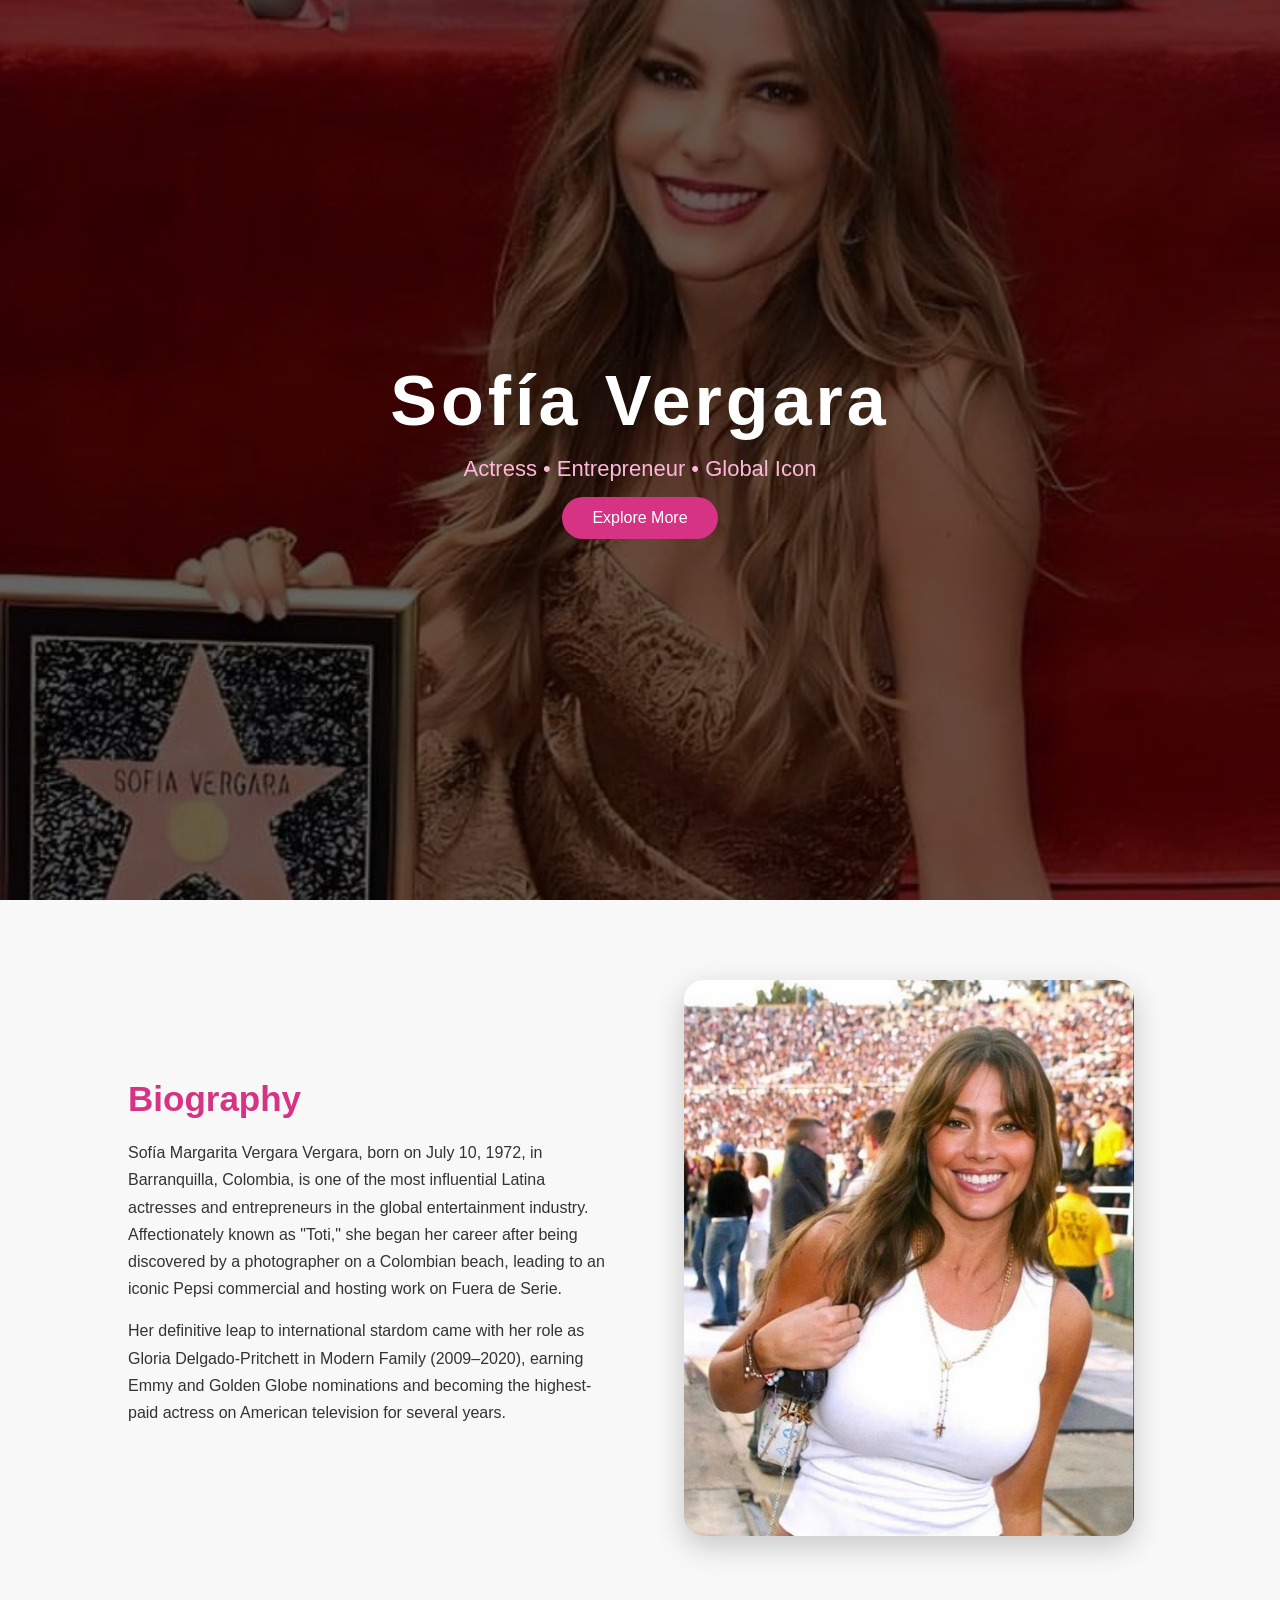
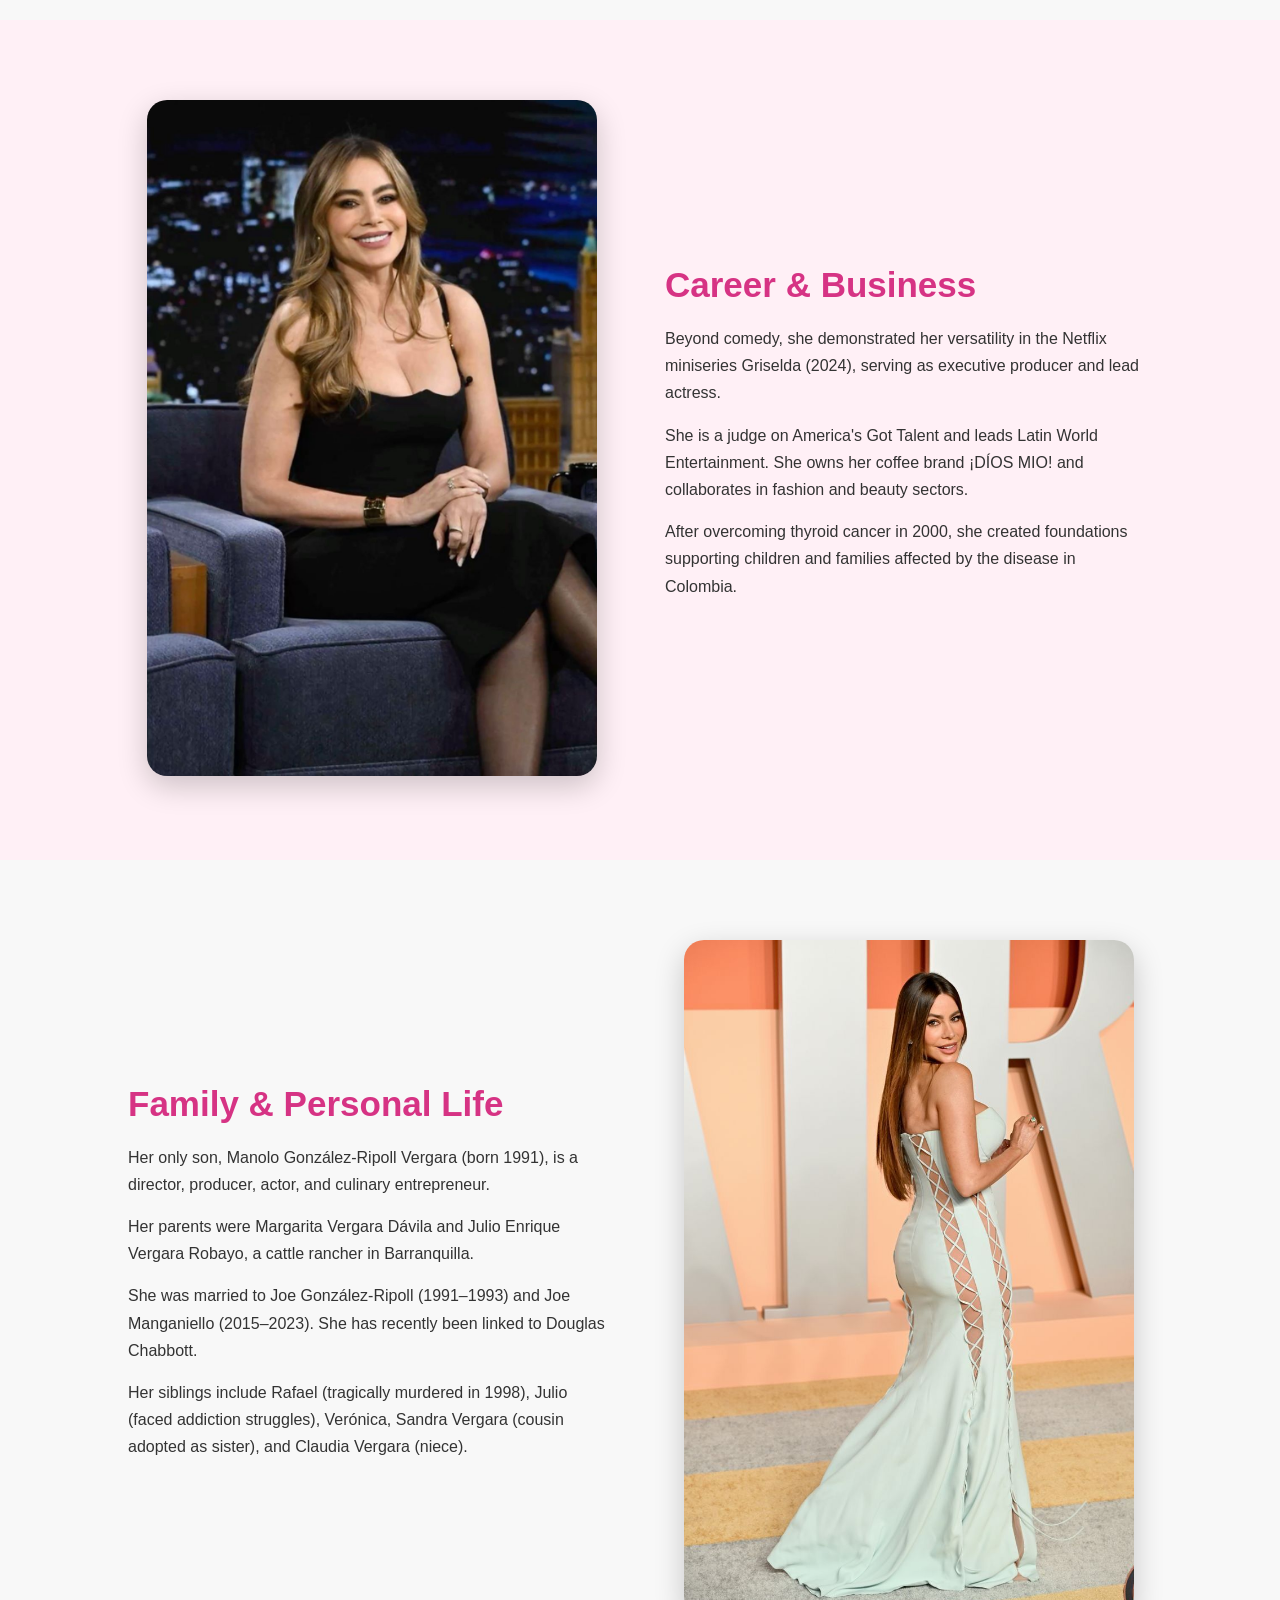
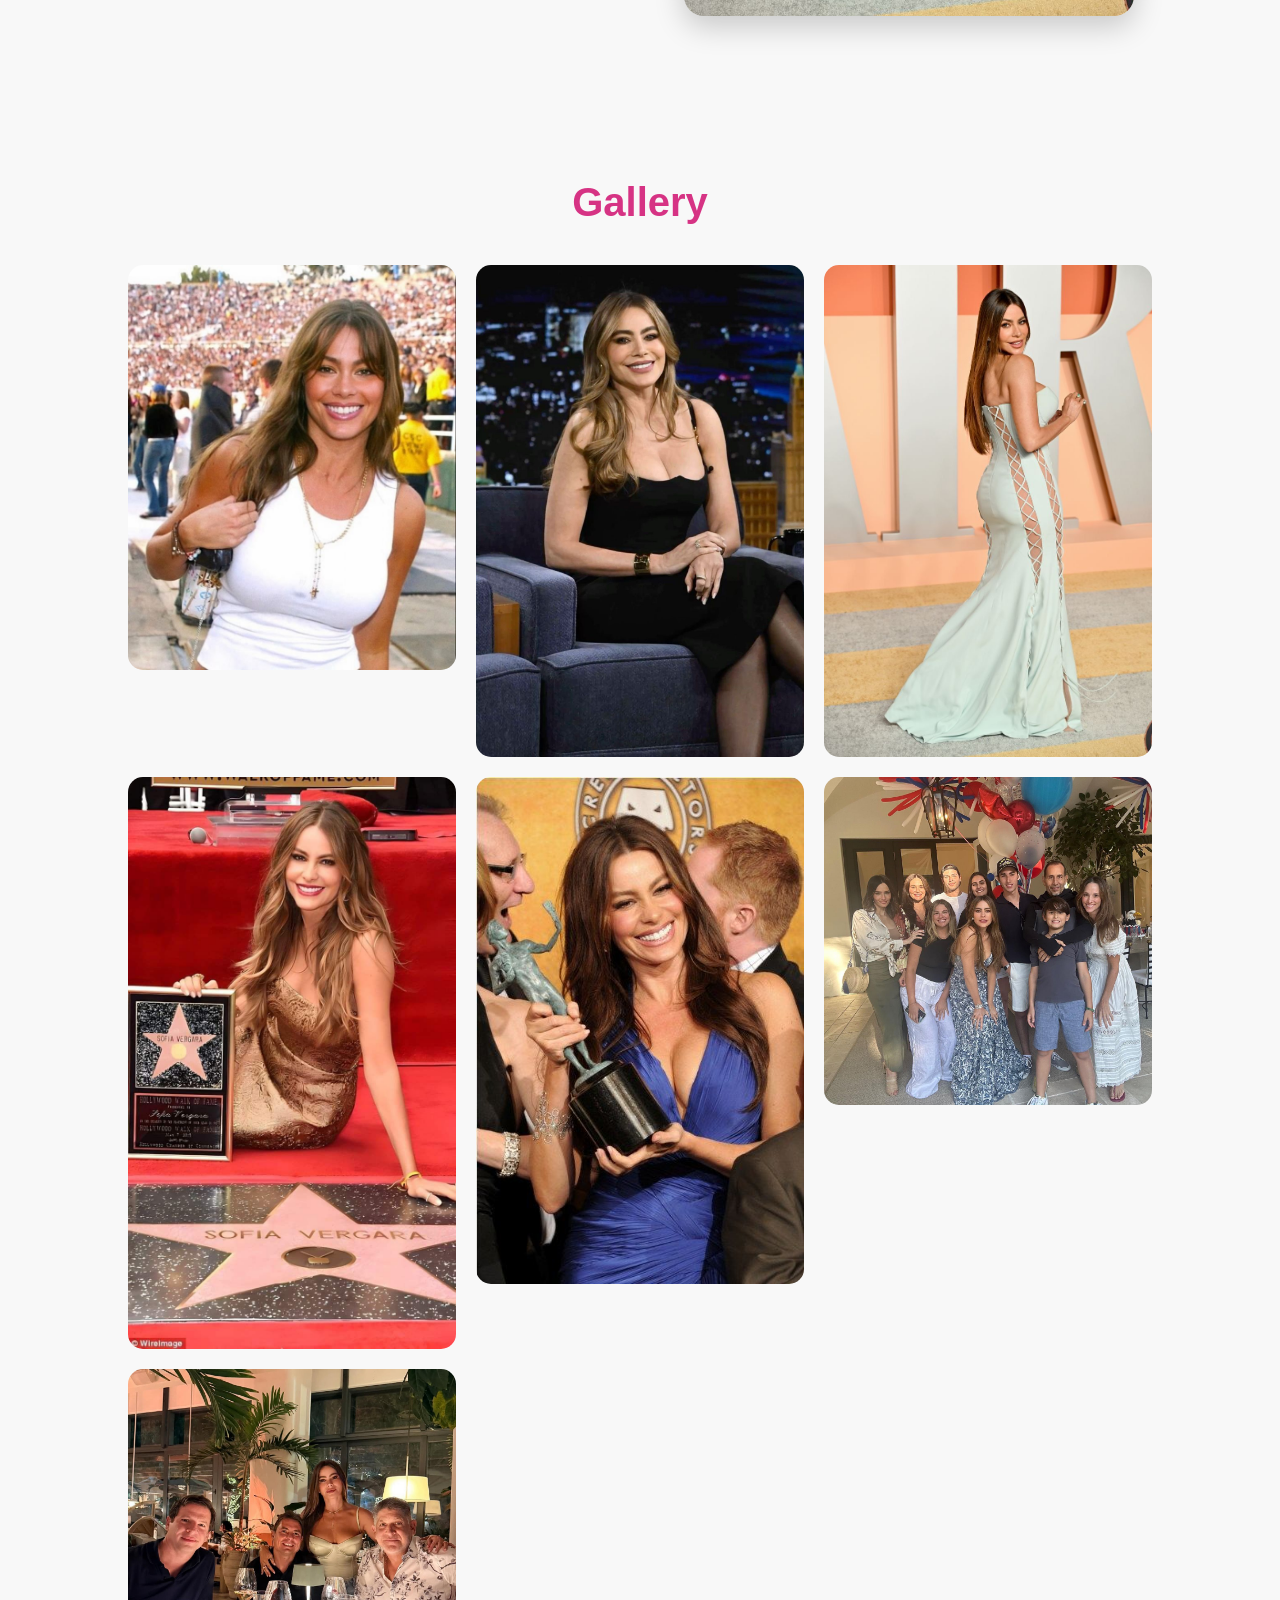
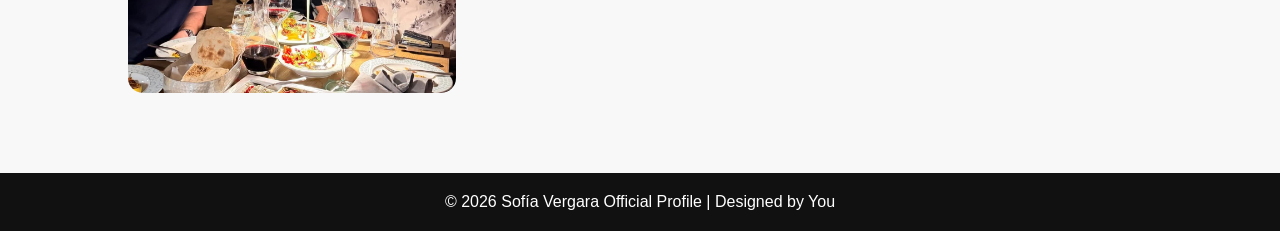
<file: index.html>
<!DOCTYPE html>
<html lang="en">
<head>
    <meta charset="UTF-8">
    <title>Sofía Vergara | Official Profile</title>
    <link rel="stylesheet" href="sofia.css">
</head>
<body>

<header>
    <div class="hero">
        <h1>Sofía Vergara</h1>
        <p class="tagline">Actress • Entrepreneur • Global Icon</p>
        <a href="#biography" class="btn">Explore More</a>
    </div>
</header>

<section id="biography" class="section">
    <div class="container">
        <div class="text">
            <h2>Biography</h2>
            <p>
Sofía Margarita Vergara Vergara, born on July 10, 1972, in Barranquilla, Colombia, is one of the most influential Latina actresses and entrepreneurs in the global entertainment industry. Affectionately known as "Toti," she began her career after being discovered by a photographer on a Colombian beach, leading to an iconic Pepsi commercial and hosting work on Fuera de Serie.
            </p>
            <p>
Her definitive leap to international stardom came with her role as Gloria Delgado-Pritchett in Modern Family (2009–2020), earning Emmy and Golden Globe nominations and becoming the highest-paid actress on American television for several years.
            </p>
        </div>
        <div class="image">
            <img src="f1.jpg" alt="">
        </div>
    </div>
</section>

<section class="section alt">
    <div class="container reverse">
        <div class="text">
            <h2>Career & Business</h2>
            <p>
Beyond comedy, she demonstrated her versatility in the Netflix miniseries Griselda (2024), serving as executive producer and lead actress.
            </p>
            <p>
She is a judge on America's Got Talent and leads Latin World Entertainment. She owns her coffee brand ¡DÍOS MIO! and collaborates in fashion and beauty sectors.
            </p>
            <p>
After overcoming thyroid cancer in 2000, she created foundations supporting children and families affected by the disease in Colombia.
            </p>
        </div>
        <div class="image">
            <img src="f2.jpg" alt="">
        </div>
    </div>
</section>

<section class="section">
    <div class="container">
        <div class="text">
            <h2>Family & Personal Life</h2>
            <p>
Her only son, Manolo González-Ripoll Vergara (born 1991), is a director, producer, actor, and culinary entrepreneur.
            </p>
            <p>
Her parents were Margarita Vergara Dávila and Julio Enrique Vergara Robayo, a cattle rancher in Barranquilla.
            </p>
            <p>
She was married to Joe González-Ripoll (1991–1993) and Joe Manganiello (2015–2023). She has recently been linked to Douglas Chabbott.
            </p>
            <p>
Her siblings include Rafael (tragically murdered in 1998), Julio (faced addiction struggles), Verónica, Sandra Vergara (cousin adopted as sister), and Claudia Vergara (niece).
            </p>
        </div>
        <div class="image">
            <img src="f3.jpg" alt="">
        </div>
    </div>
</section>

<section class="gallery">
    <h2>Gallery</h2>
    <div class="gallery-grid">
        <img src="f1.jpg">
        <img src="f2.jpg">
        <img src="f3.jpg">
        <img src="f4.jpg">
        <img src="f5.jpg">
        <img src="f6.jpg">
        <img src="f7.jpg">
    </div>
</section>

<footer>
    <p>© 2026 Sofía Vergara Official Profile | Designed by You</p>
</footer>

</body>
</html>
</file>
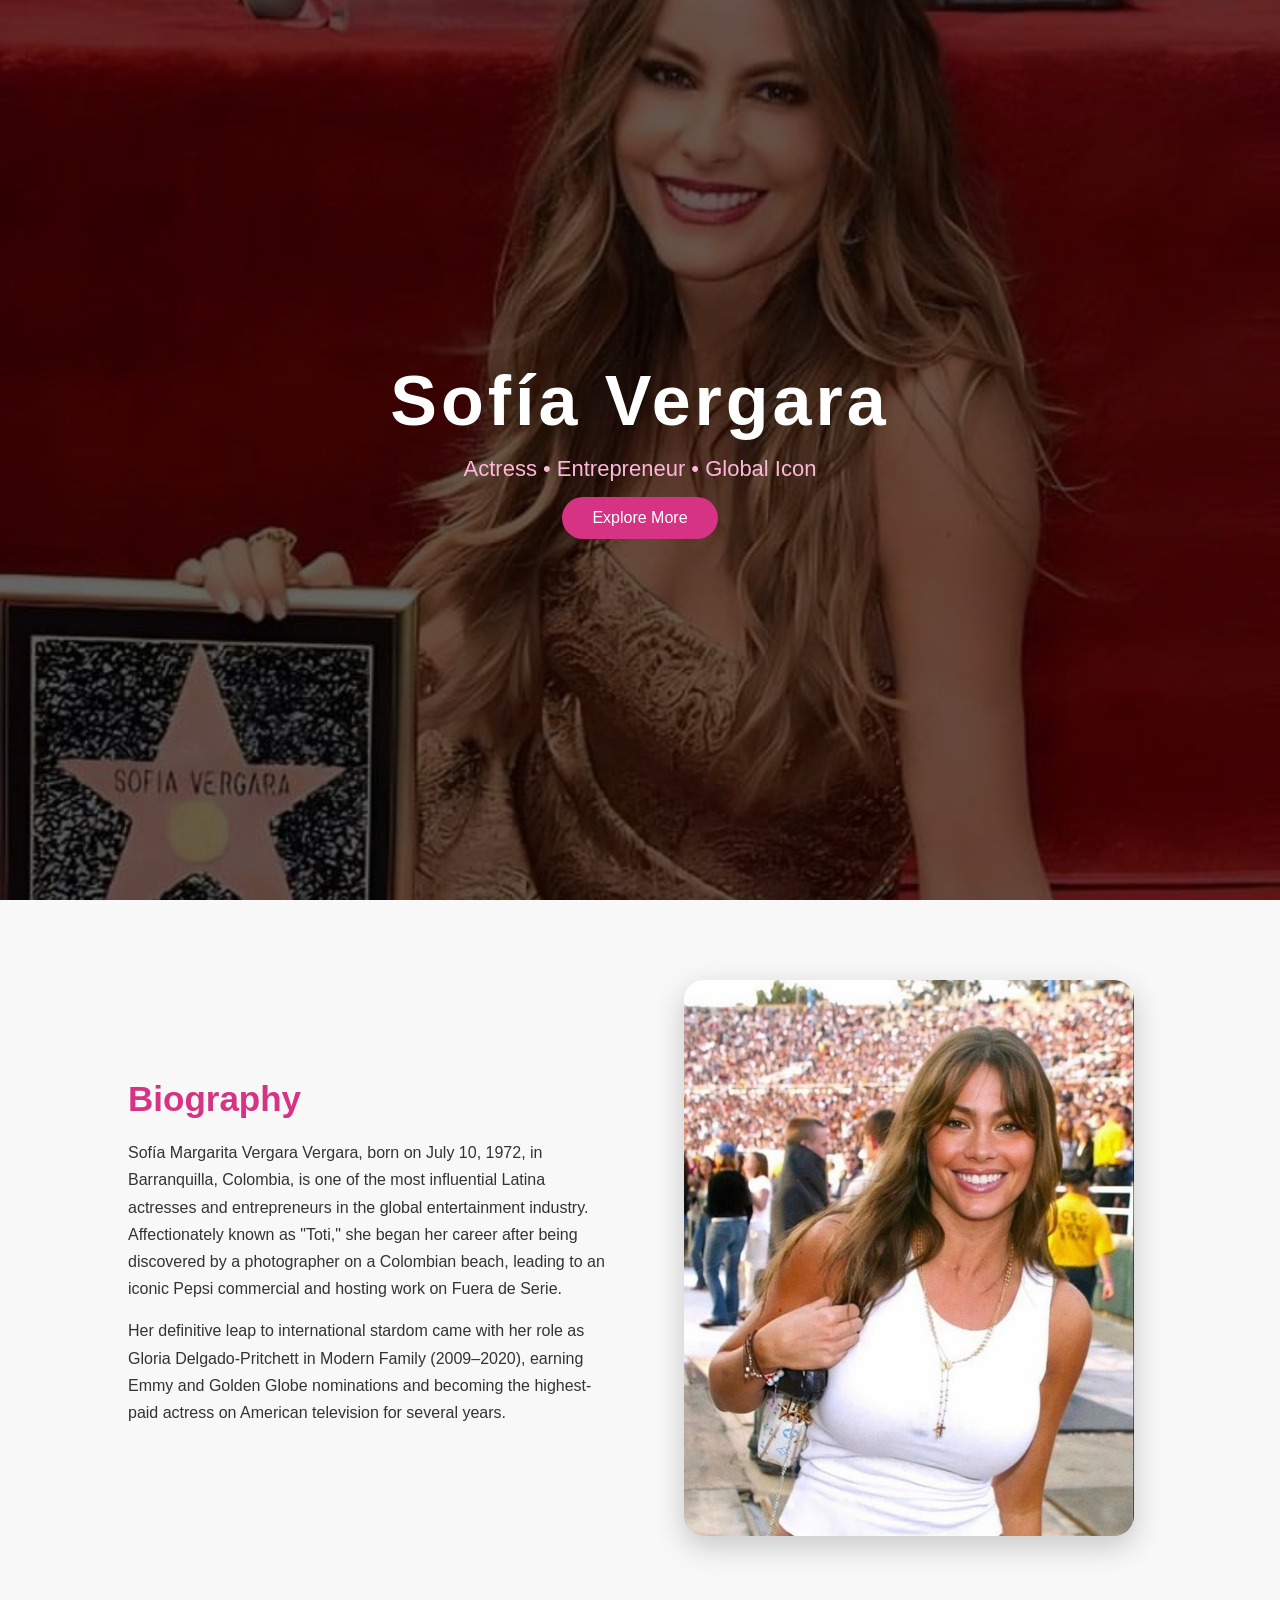
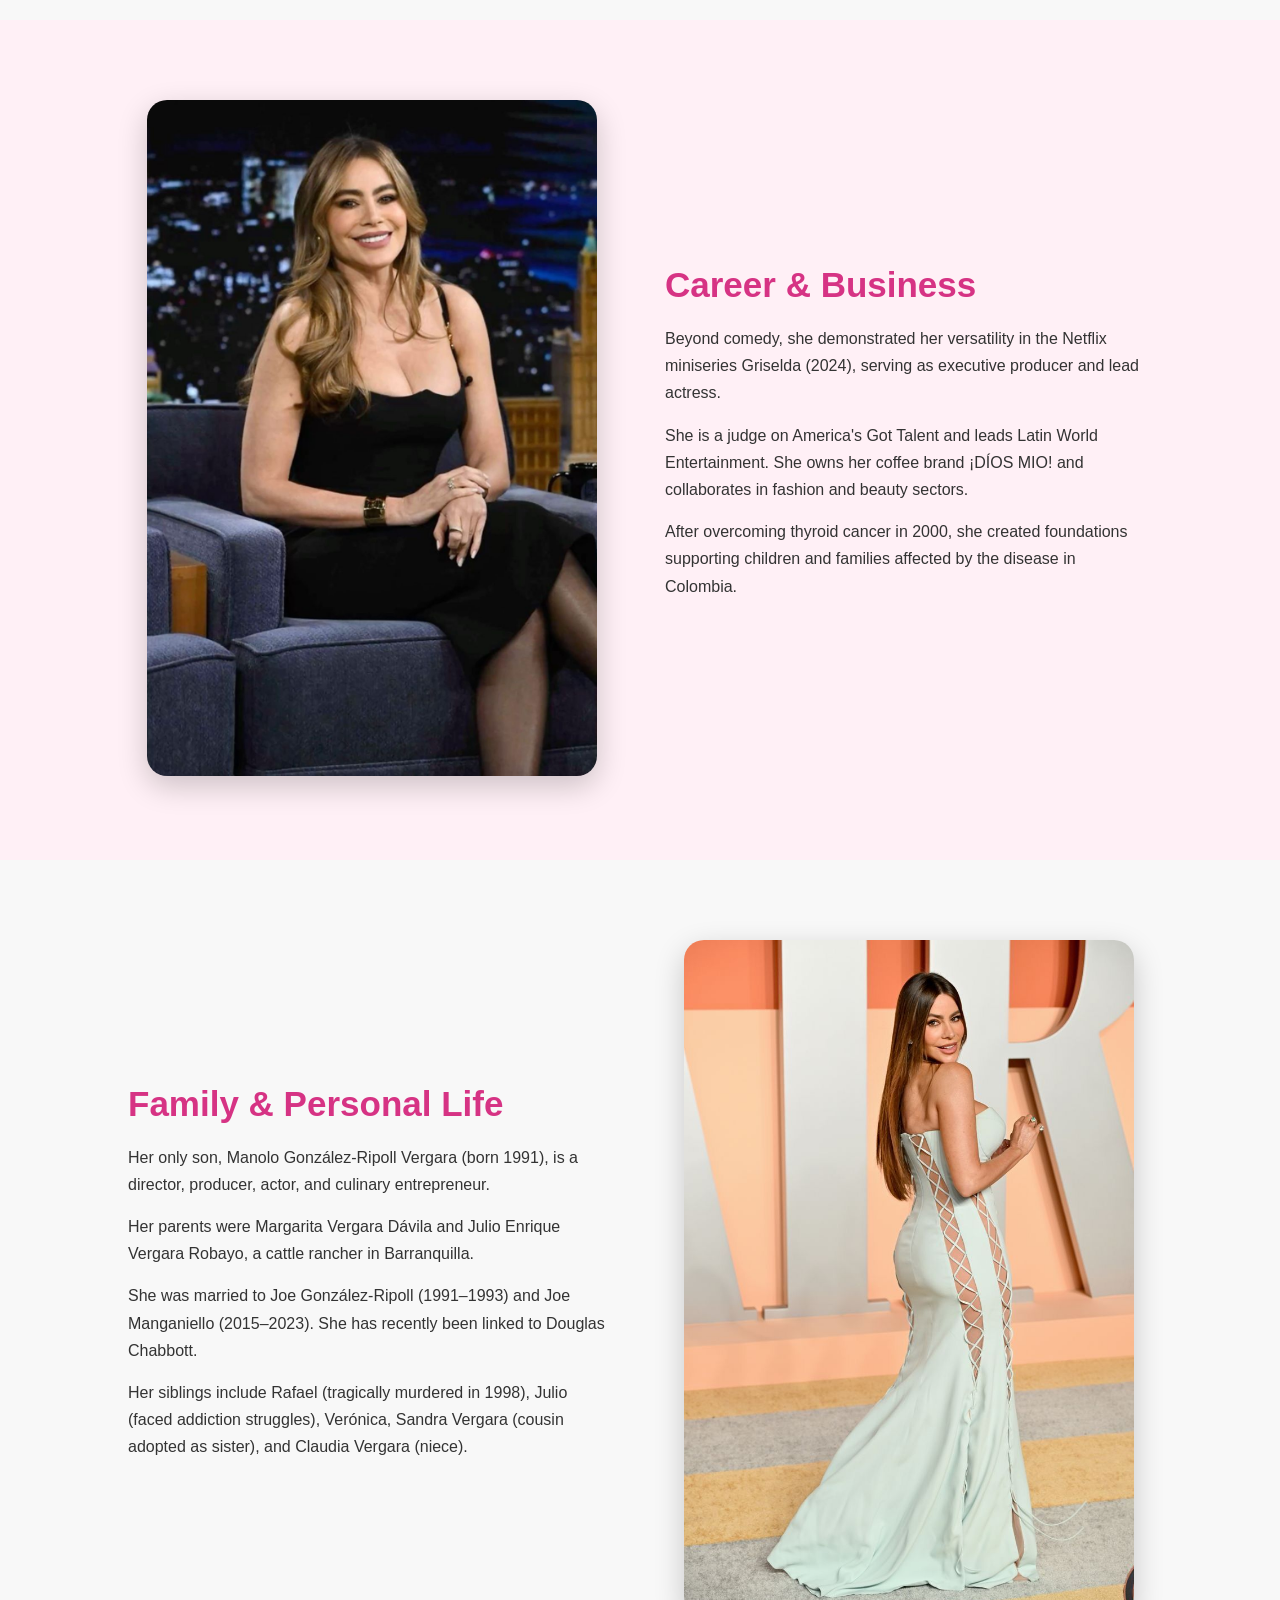
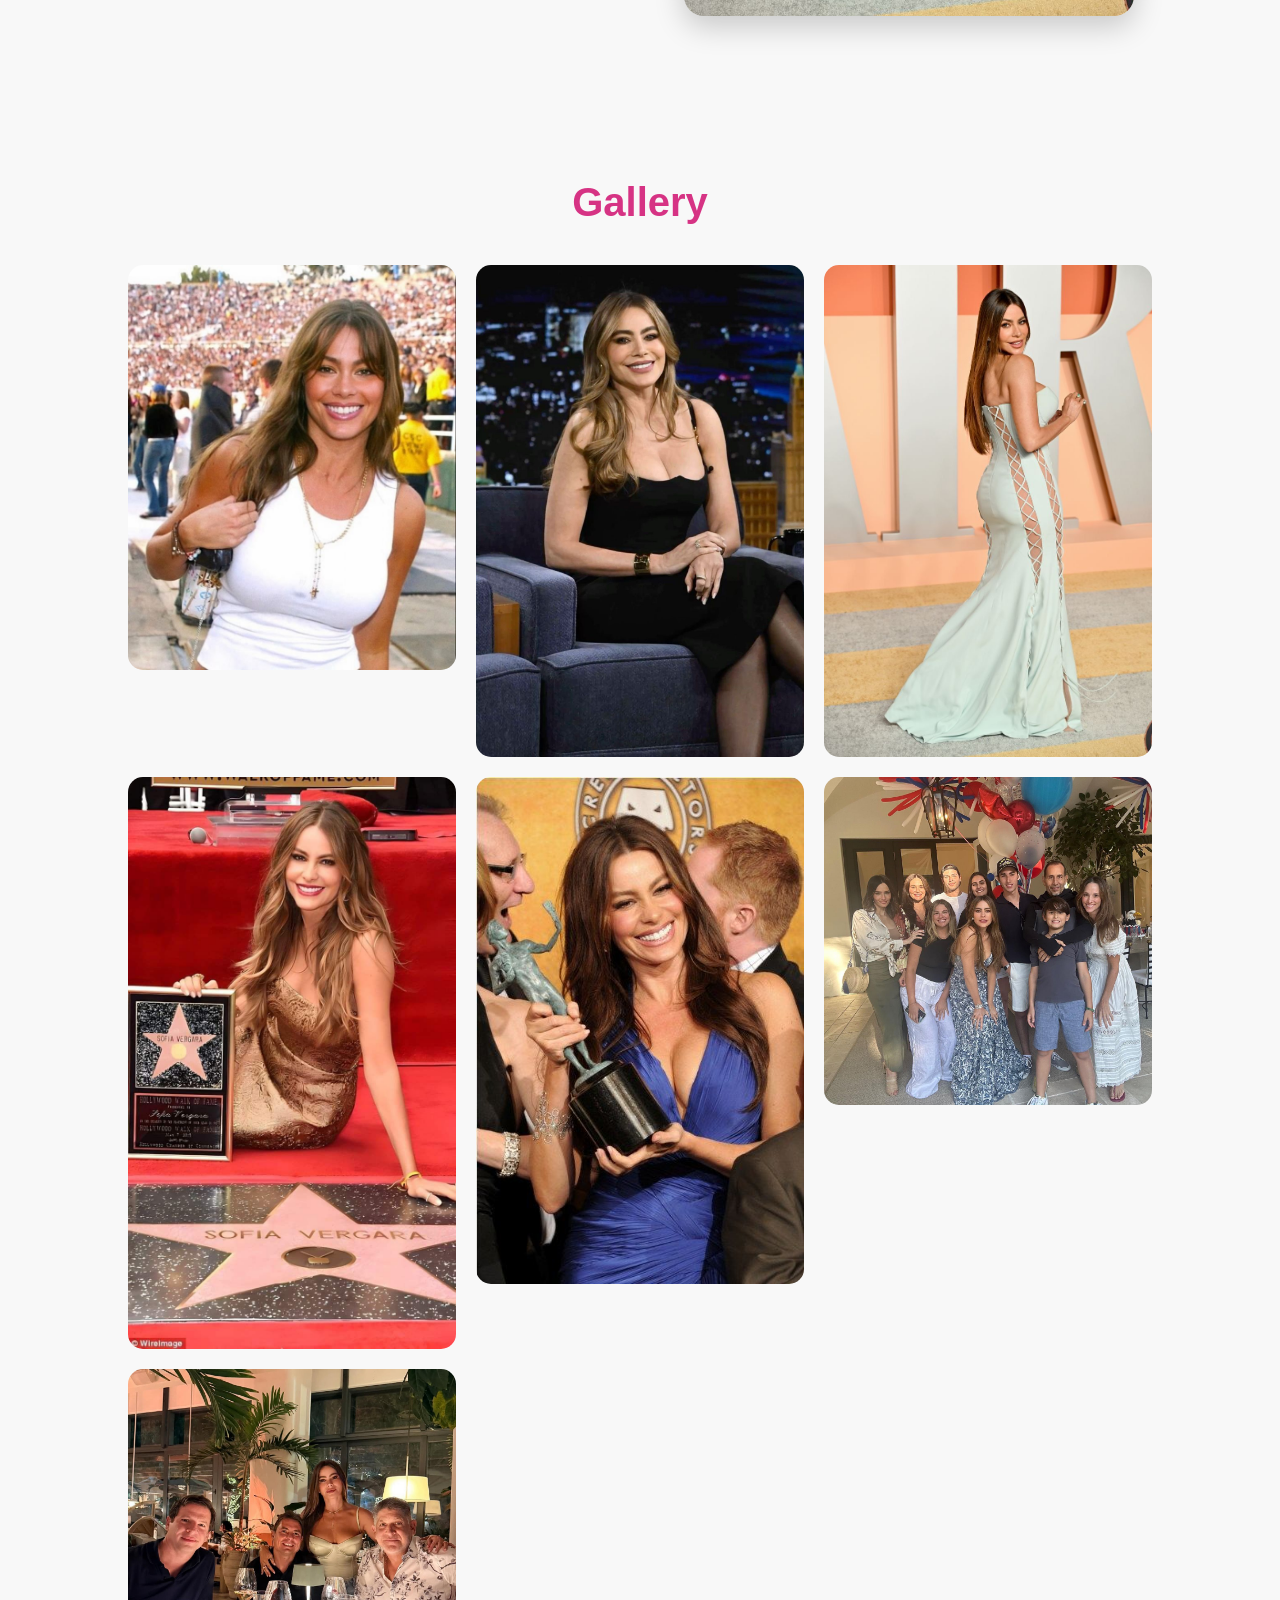
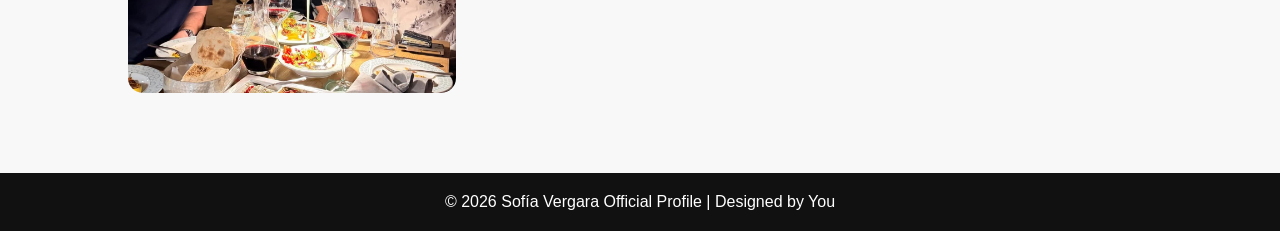
<file: index.html.html>
<!DOCTYPE html>
<html lang="en">
<head>
    <meta charset="UTF-8">
    <title>Sofía Vergara | Official Profile</title>
    <link rel="stylesheet" href="sofia.css">
</head>
<body>

<header>
    <div class="hero">
        <h1>Sofía Vergara</h1>
        <p class="tagline">Actress • Entrepreneur • Global Icon</p>
        <a href="#biography" class="btn">Explore More</a>
    </div>
</header>

<section id="biography" class="section">
    <div class="container">
        <div class="text">
            <h2>Biography</h2>
            <p>
Sofía Margarita Vergara Vergara, born on July 10, 1972, in Barranquilla, Colombia, is one of the most influential Latina actresses and entrepreneurs in the global entertainment industry. Affectionately known as "Toti," she began her career after being discovered by a photographer on a Colombian beach, leading to an iconic Pepsi commercial and hosting work on Fuera de Serie.
            </p>
            <p>
Her definitive leap to international stardom came with her role as Gloria Delgado-Pritchett in Modern Family (2009–2020), earning Emmy and Golden Globe nominations and becoming the highest-paid actress on American television for several years.
            </p>
        </div>
        <div class="image">
            <img src="f1.jpg" alt="">
        </div>
    </div>
</section>

<section class="section alt">
    <div class="container reverse">
        <div class="text">
            <h2>Career & Business</h2>
            <p>
Beyond comedy, she demonstrated her versatility in the Netflix miniseries Griselda (2024), serving as executive producer and lead actress.
            </p>
            <p>
She is a judge on America's Got Talent and leads Latin World Entertainment. She owns her coffee brand ¡DÍOS MIO! and collaborates in fashion and beauty sectors.
            </p>
            <p>
After overcoming thyroid cancer in 2000, she created foundations supporting children and families affected by the disease in Colombia.
            </p>
        </div>
        <div class="image">
            <img src="f2.jpg" alt="">
        </div>
    </div>
</section>

<section class="section">
    <div class="container">
        <div class="text">
            <h2>Family & Personal Life</h2>
            <p>
Her only son, Manolo González-Ripoll Vergara (born 1991), is a director, producer, actor, and culinary entrepreneur.
            </p>
            <p>
Her parents were Margarita Vergara Dávila and Julio Enrique Vergara Robayo, a cattle rancher in Barranquilla.
            </p>
            <p>
She was married to Joe González-Ripoll (1991–1993) and Joe Manganiello (2015–2023). She has recently been linked to Douglas Chabbott.
            </p>
            <p>
Her siblings include Rafael (tragically murdered in 1998), Julio (faced addiction struggles), Verónica, Sandra Vergara (cousin adopted as sister), and Claudia Vergara (niece).
            </p>
        </div>
        <div class="image">
            <img src="f3.jpg" alt="">
        </div>
    </div>
</section>

<section class="gallery">
    <h2>Gallery</h2>
    <div class="gallery-grid">
        <img src="f1.jpg">
        <img src="f2.jpg">
        <img src="f3.jpg">
        <img src="f4.jpg">
        <img src="f5.jpg">
        <img src="f6.jpg">
        <img src="f7.jpg">
    </div>
</section>

<footer>
    <p>© 2026 Sofía Vergara Official Profile | Designed by You</p>
</footer>

</body>
</html>
</file>
<file: sofia.css>
*{
    margin:0;
    padding:0;
    box-sizing:border-box;
}

body{
    font-family:'Segoe UI',sans-serif;
    background:#f8f8f8;
    color:#333;
}

/* HERO */
header{
    height:100vh;
    background: url("f4.jpg") center 18% no-repeat;
    background-size: 100%;
    display:flex;
    justify-content:center;
    align-items:center;
    position:relative;
}

header::before{
    content:"";
    position:absolute;
    width:100%;
    height:100%;
    background:rgba(0,0,0,0.6);
}

.hero{
    position:relative;
    text-align:center;
    color:white;
}

.hero h1{
    font-size:70px;
    letter-spacing:4px;
}

.tagline{
    font-size:22px;
    margin:15px 0;
    color:#ffb6d9;
}

.btn{
    display:inline-block;
    padding:12px 30px;
    background:#d63384;
    color:white;
    text-decoration:none;
    border-radius:30px;
    transition:0.3s;
}

.btn:hover{
    background:white;
    color:#d63384;
}

/* SECTIONS */
.section{
    padding:80px 10%;
}

.alt{
    background:#fff0f6;
}

.container{
    display:flex;
    align-items:center;
    gap:50px;
}

.reverse{
    flex-direction:row-reverse;
}

.text{
    flex:1;
}

.text h2{
    font-size:35px;
    margin-bottom:20px;
    color:#d63384;
}

.text p{
    margin-bottom:15px;
    line-height:1.7;
}

.image{
    flex:1;
    text-align:center;
}

.image img{
    width:100%;
    max-width:450px;
    border-radius:20px;
    box-shadow:0 10px 30px rgba(0,0,0,0.2);
    transition:0.4s;
}

.image img:hover{
    transform:scale(1.05);
}

/* GALLERY */
.gallery{
    padding:80px 10%;
    text-align:center;
}

.gallery h2{
    font-size:40px;
    margin-bottom:40px;
    color:#d63384;
}

.gallery-grid{
    display:grid;
    grid-template-columns:repeat(auto-fit,minmax(250px,1fr));
    gap:20px;
}

.gallery-grid img{
    width:100%;
    border-radius:15px;
    transition:0.4s;
}

.gallery-grid img:hover{
    transform:scale(1.08);
}

/* FOOTER */
footer{
    background:#111;
    color:white;
    text-align:center;
    padding:20px;
}
</file>
